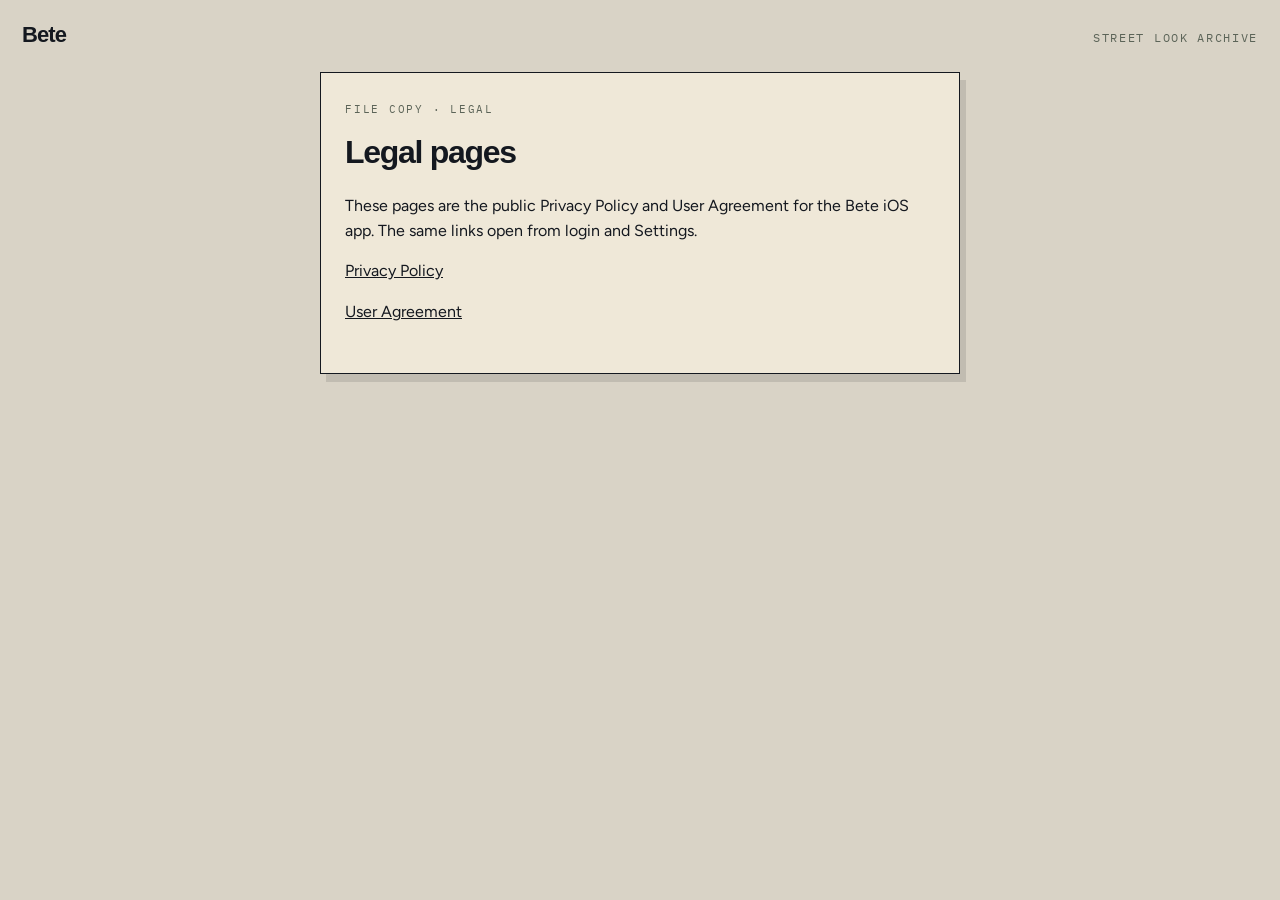
<file: index.html>
<!DOCTYPE html>
<html lang="en">
<head>
  <meta charset="UTF-8" />
  <meta name="viewport" content="width=device-width, initial-scale=1" />
  <title>Bete — Legal</title>
  <link rel="stylesheet" href="legal.css" />
</head>
<body>
  <header class="rail">
    <a href="index.html">Bete</a>
    <span>STREET LOOK ARCHIVE</span>
  </header>
  <main class="tag">
    <p class="eyebrow">File copy · Legal</p>
    <h1>Legal pages</h1>
    <p>These pages are the public Privacy Policy and User Agreement for the Bete iOS app. The same links open from login and Settings.</p>
    <p><a href="privacy-policy.html">Privacy Policy</a></p>
    <p><a href="user-agreement.html">User Agreement</a></p>
  </main>
</body>
</html>
</file>
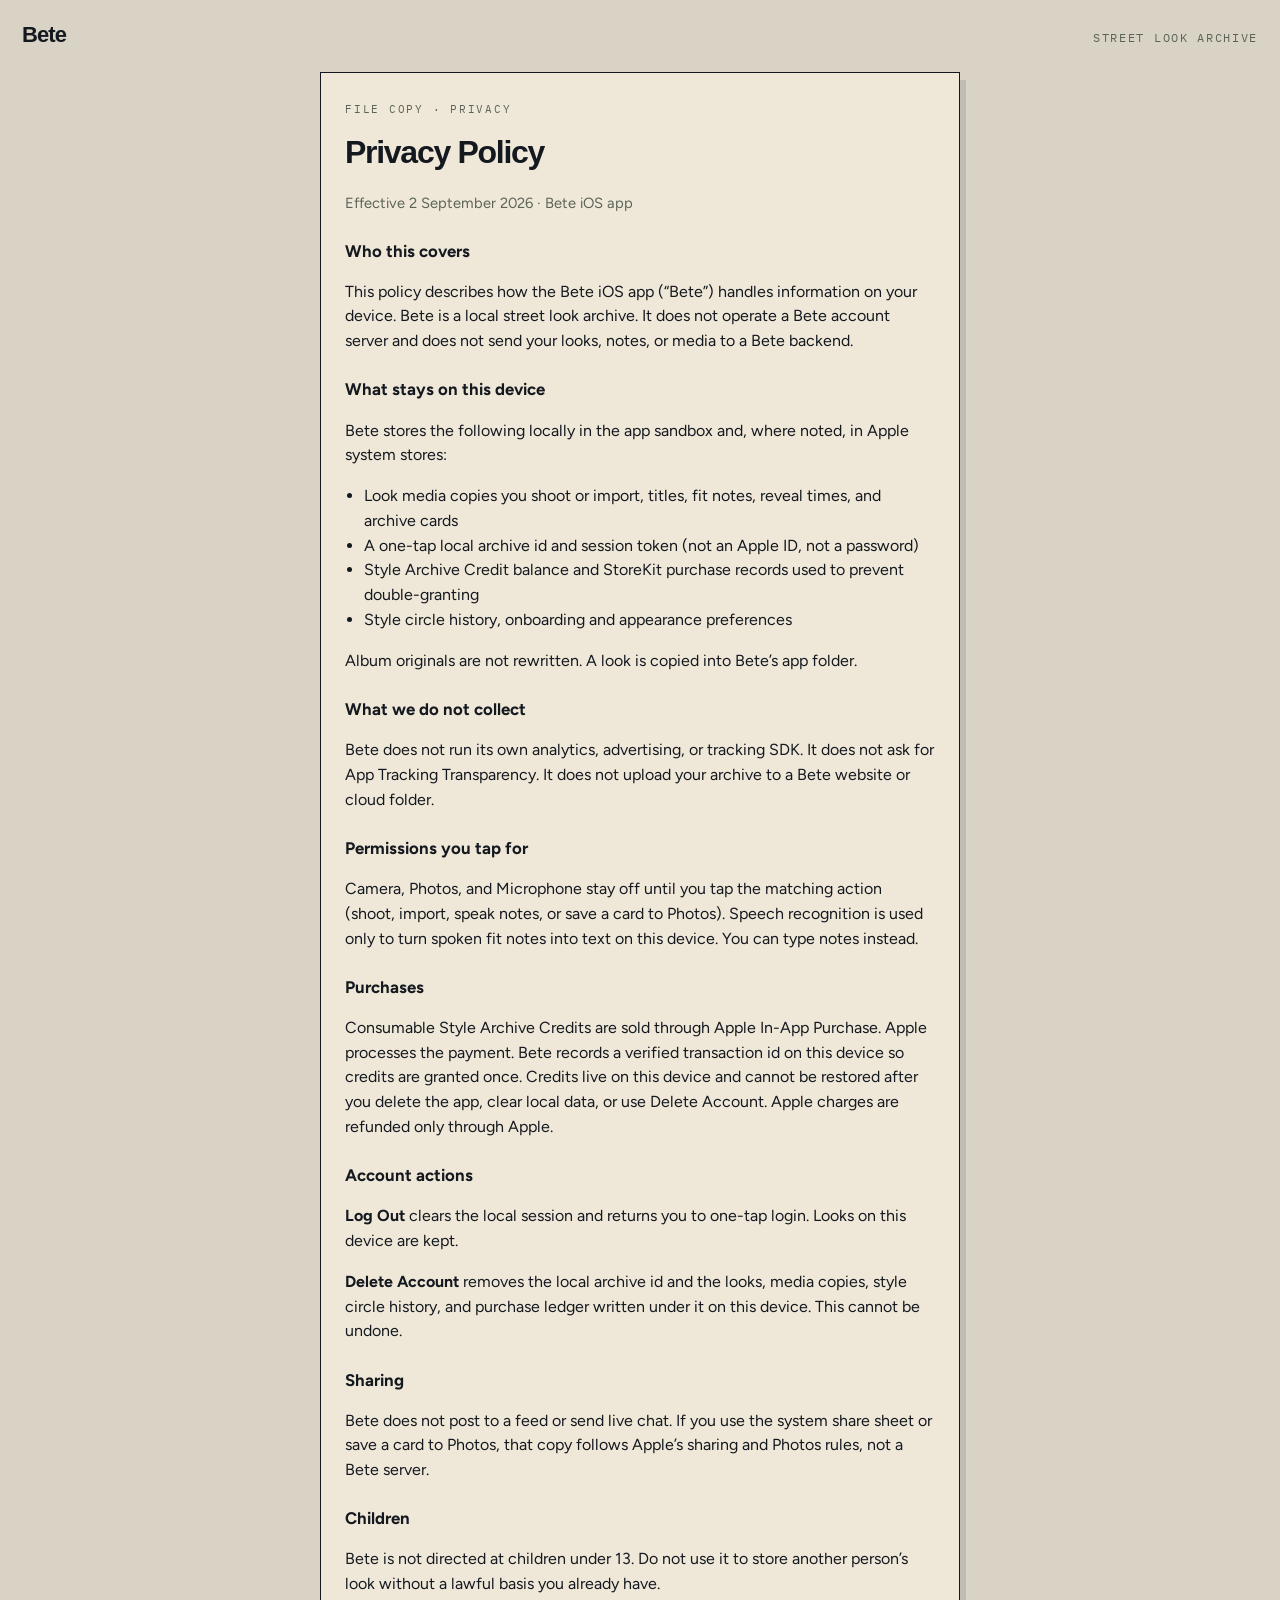
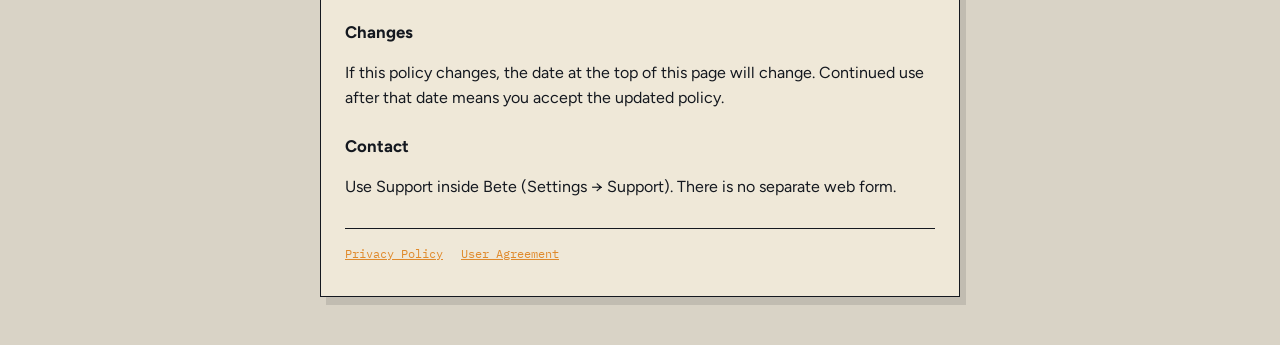
<file: privacy-policy.html>
<!DOCTYPE html>
<html lang="en">
<head>
  <meta charset="UTF-8" />
  <meta name="viewport" content="width=device-width, initial-scale=1" />
  <title>Privacy Policy — Bete</title>
  <link rel="stylesheet" href="legal.css" />
</head>
<body>
  <header class="rail">
    <a href="index.html">Bete</a>
    <span>STREET LOOK ARCHIVE</span>
  </header>
  <main class="tag">
    <p class="eyebrow">File copy · Privacy</p>
    <h1>Privacy Policy</h1>
    <p class="meta">Effective 2 September 2026 · Bete iOS app</p>

    <h2>Who this covers</h2>
    <p>This policy describes how the Bete iOS app (“Bete”) handles information on your device. Bete is a local street look archive. It does not operate a Bete account server and does not send your looks, notes, or media to a Bete backend.</p>

    <h2>What stays on this device</h2>
    <p>Bete stores the following locally in the app sandbox and, where noted, in Apple system stores:</p>
    <ul>
      <li>Look media copies you shoot or import, titles, fit notes, reveal times, and archive cards</li>
      <li>A one-tap local archive id and session token (not an Apple ID, not a password)</li>
      <li>Style Archive Credit balance and StoreKit purchase records used to prevent double-granting</li>
      <li>Style circle history, onboarding and appearance preferences</li>
    </ul>
    <p>Album originals are not rewritten. A look is copied into Bete’s app folder.</p>

    <h2>What we do not collect</h2>
    <p>Bete does not run its own analytics, advertising, or tracking SDK. It does not ask for App Tracking Transparency. It does not upload your archive to a Bete website or cloud folder.</p>

    <h2>Permissions you tap for</h2>
    <p>Camera, Photos, and Microphone stay off until you tap the matching action (shoot, import, speak notes, or save a card to Photos). Speech recognition is used only to turn spoken fit notes into text on this device. You can type notes instead.</p>

    <h2>Purchases</h2>
    <p>Consumable Style Archive Credits are sold through Apple In-App Purchase. Apple processes the payment. Bete records a verified transaction id on this device so credits are granted once. Credits live on this device and cannot be restored after you delete the app, clear local data, or use Delete Account. Apple charges are refunded only through Apple.</p>

    <h2>Account actions</h2>
    <p><strong>Log Out</strong> clears the local session and returns you to one-tap login. Looks on this device are kept.</p>
    <p><strong>Delete Account</strong> removes the local archive id and the looks, media copies, style circle history, and purchase ledger written under it on this device. This cannot be undone.</p>

    <h2>Sharing</h2>
    <p>Bete does not post to a feed or send live chat. If you use the system share sheet or save a card to Photos, that copy follows Apple’s sharing and Photos rules, not a Bete server.</p>

    <h2>Children</h2>
    <p>Bete is not directed at children under 13. Do not use it to store another person’s look without a lawful basis you already have.</p>

    <h2>Changes</h2>
    <p>If this policy changes, the date at the top of this page will change. Continued use after that date means you accept the updated policy.</p>

    <h2>Contact</h2>
    <p>Use Support inside Bete (Settings → Support). There is no separate web form.</p>

    <nav class="foot">
      <a href="privacy-policy.html">Privacy Policy</a>
      <a href="user-agreement.html">User Agreement</a>
    </nav>
  </main>
</body>
</html>
</file>
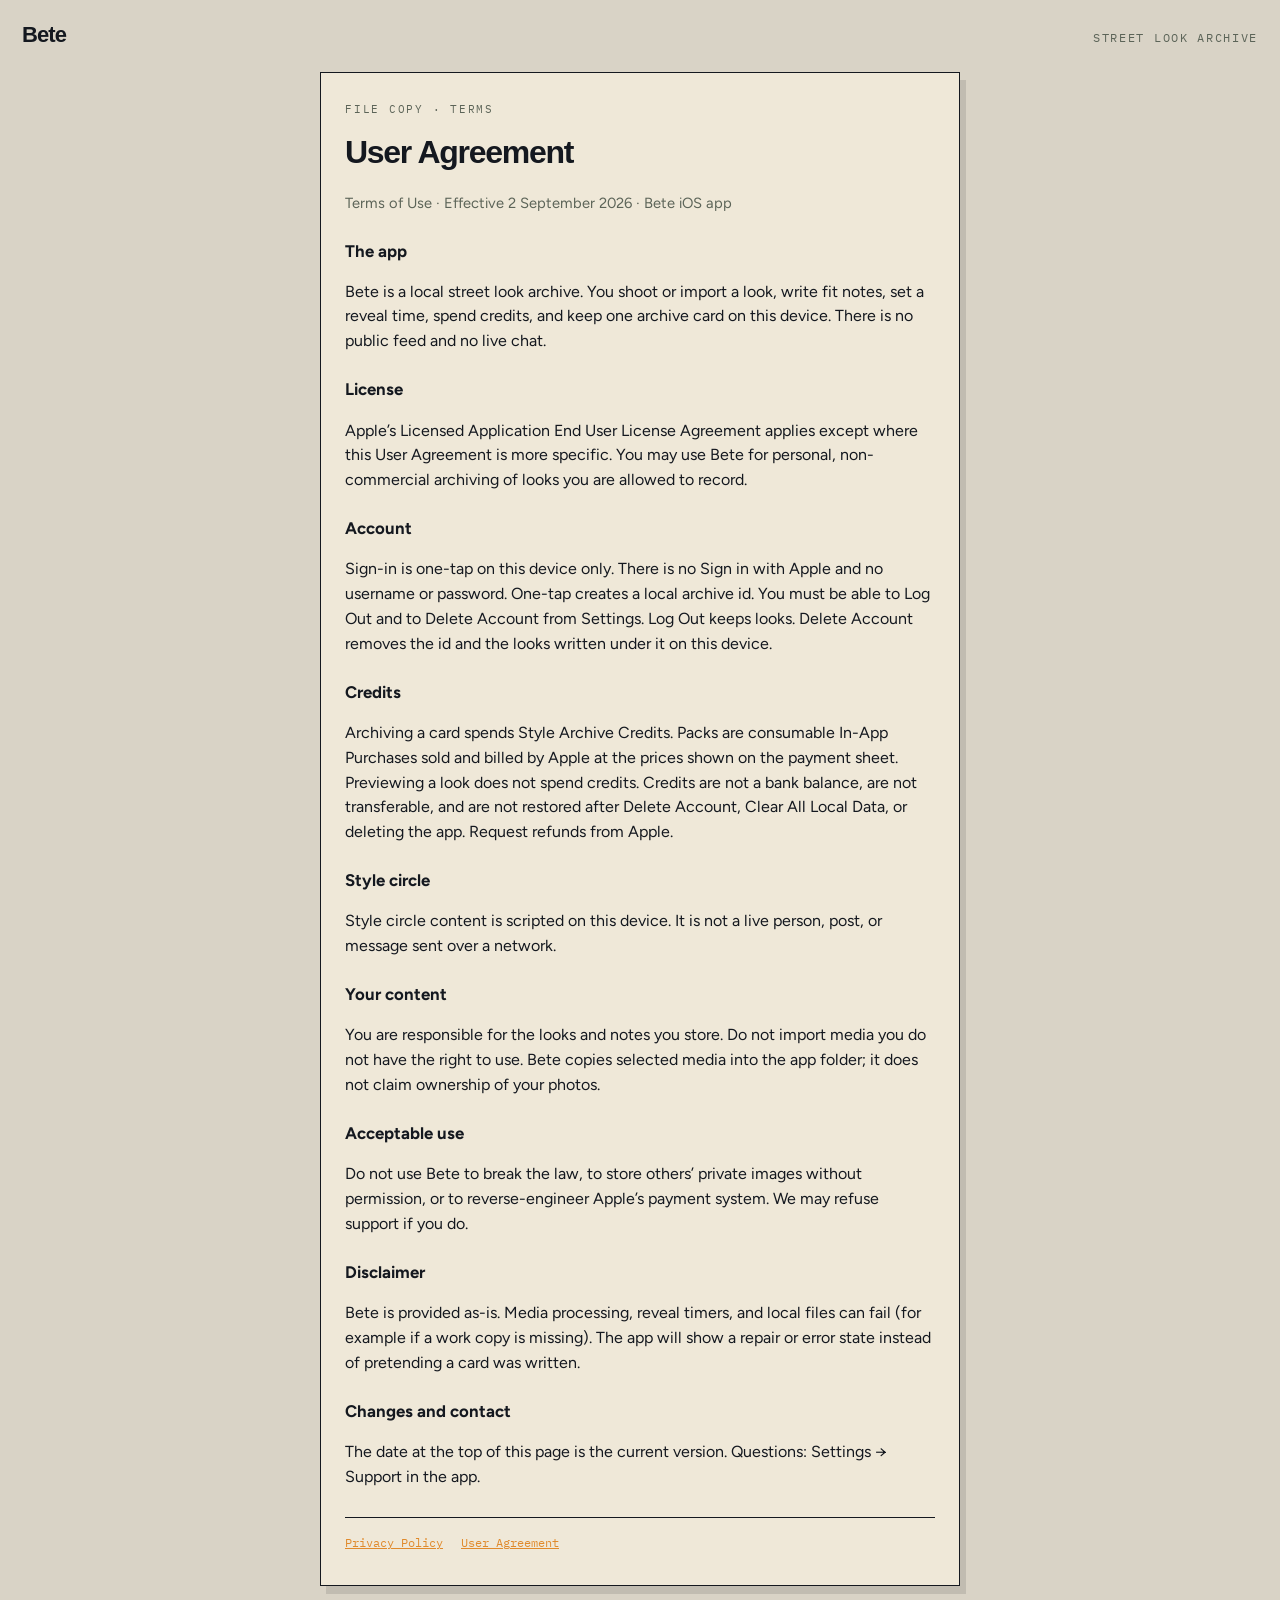
<file: user-agreement.html>
<!DOCTYPE html>
<html lang="en">
<head>
  <meta charset="UTF-8" />
  <meta name="viewport" content="width=device-width, initial-scale=1" />
  <title>User Agreement — Bete</title>
  <link rel="stylesheet" href="legal.css" />
</head>
<body>
  <header class="rail">
    <a href="index.html">Bete</a>
    <span>STREET LOOK ARCHIVE</span>
  </header>
  <main class="tag">
    <p class="eyebrow">File copy · Terms</p>
    <h1>User Agreement</h1>
    <p class="meta">Terms of Use · Effective 2 September 2026 · Bete iOS app</p>

    <h2>The app</h2>
    <p>Bete is a local street look archive. You shoot or import a look, write fit notes, set a reveal time, spend credits, and keep one archive card on this device. There is no public feed and no live chat.</p>

    <h2>License</h2>
    <p>Apple’s Licensed Application End User License Agreement applies except where this User Agreement is more specific. You may use Bete for personal, non-commercial archiving of looks you are allowed to record.</p>

    <h2>Account</h2>
    <p>Sign-in is one-tap on this device only. There is no Sign in with Apple and no username or password. One-tap creates a local archive id. You must be able to Log Out and to Delete Account from Settings. Log Out keeps looks. Delete Account removes the id and the looks written under it on this device.</p>

    <h2>Credits</h2>
    <p>Archiving a card spends Style Archive Credits. Packs are consumable In-App Purchases sold and billed by Apple at the prices shown on the payment sheet. Previewing a look does not spend credits. Credits are not a bank balance, are not transferable, and are not restored after Delete Account, Clear All Local Data, or deleting the app. Request refunds from Apple.</p>

    <h2>Style circle</h2>
    <p>Style circle content is scripted on this device. It is not a live person, post, or message sent over a network.</p>

    <h2>Your content</h2>
    <p>You are responsible for the looks and notes you store. Do not import media you do not have the right to use. Bete copies selected media into the app folder; it does not claim ownership of your photos.</p>

    <h2>Acceptable use</h2>
    <p>Do not use Bete to break the law, to store others’ private images without permission, or to reverse-engineer Apple’s payment system. We may refuse support if you do.</p>

    <h2>Disclaimer</h2>
    <p>Bete is provided as-is. Media processing, reveal timers, and local files can fail (for example if a work copy is missing). The app will show a repair or error state instead of pretending a card was written.</p>

    <h2>Changes and contact</h2>
    <p>The date at the top of this page is the current version. Questions: Settings → Support in the app.</p>

    <nav class="foot">
      <a href="privacy-policy.html">Privacy Policy</a>
      <a href="user-agreement.html">User Agreement</a>
    </nav>
  </main>
</body>
</html>
</file>
<file: legal.css>
@import url("https://fonts.googleapis.com/css2?family=Bricolage+Grotesk:opsz,wght@12..96,800&family=Figtree:wght@400;600&family=IBM+Plex+Mono:wght@400;500&display=swap");

:root {
  --paper: #D9D3C6;
  --tag: #EFE8D8;
  --ink: #14181F;
  --mute: #5C6458;
  --sodium: #E08A2C;
  --display: "Bricolage Grotesk", "Avenir Next", sans-serif;
  --body: "Figtree", "Helvetica Neue", sans-serif;
  --mono: "IBM Plex Mono", ui-monospace, monospace;
}

* { box-sizing: border-box; }
html, body {
  margin: 0;
  background: var(--paper);
  color: var(--ink);
  font-family: var(--body);
  line-height: 1.55;
}
.rail {
  display: flex;
  justify-content: space-between;
  align-items: baseline;
  padding: 18px 22px 8px;
  font-family: var(--mono);
  font-size: 12px;
  letter-spacing: 0.14em;
  text-transform: uppercase;
  color: var(--mute);
}
.rail a {
  color: var(--ink);
  text-decoration: none;
  font-family: var(--display);
  font-weight: 800;
  font-size: 22px;
  letter-spacing: -0.04em;
  text-transform: none;
}
.tag {
  max-width: 40rem;
  margin: 12px auto 48px;
  padding: 28px 24px 32px;
  background: var(--tag);
  border: 1px solid var(--ink);
  box-shadow: 6px 8px 0 color-mix(in srgb, var(--ink) 12%, transparent);
}
.eyebrow {
  font-family: var(--mono);
  font-size: 11px;
  letter-spacing: 0.16em;
  text-transform: uppercase;
  color: var(--mute);
  margin: 0 0 10px;
}
h1 {
  font-family: var(--display);
  font-size: 2rem;
  letter-spacing: -0.04em;
  margin: 0 0 4px;
}
h2 {
  font-size: 1.05rem;
  margin: 1.4rem 0 0.4rem;
}
.meta, p, li { color: var(--ink); }
.meta { color: var(--mute); font-size: 0.92rem; }
ul { padding-left: 1.2rem; }
a { color: var(--ink); }
.foot {
  display: flex;
  gap: 18px;
  margin-top: 28px;
  padding-top: 16px;
  border-top: 1px solid var(--ink);
  font-family: var(--mono);
  font-size: 12px;
}
.foot a { color: var(--sodium); }
</file>
